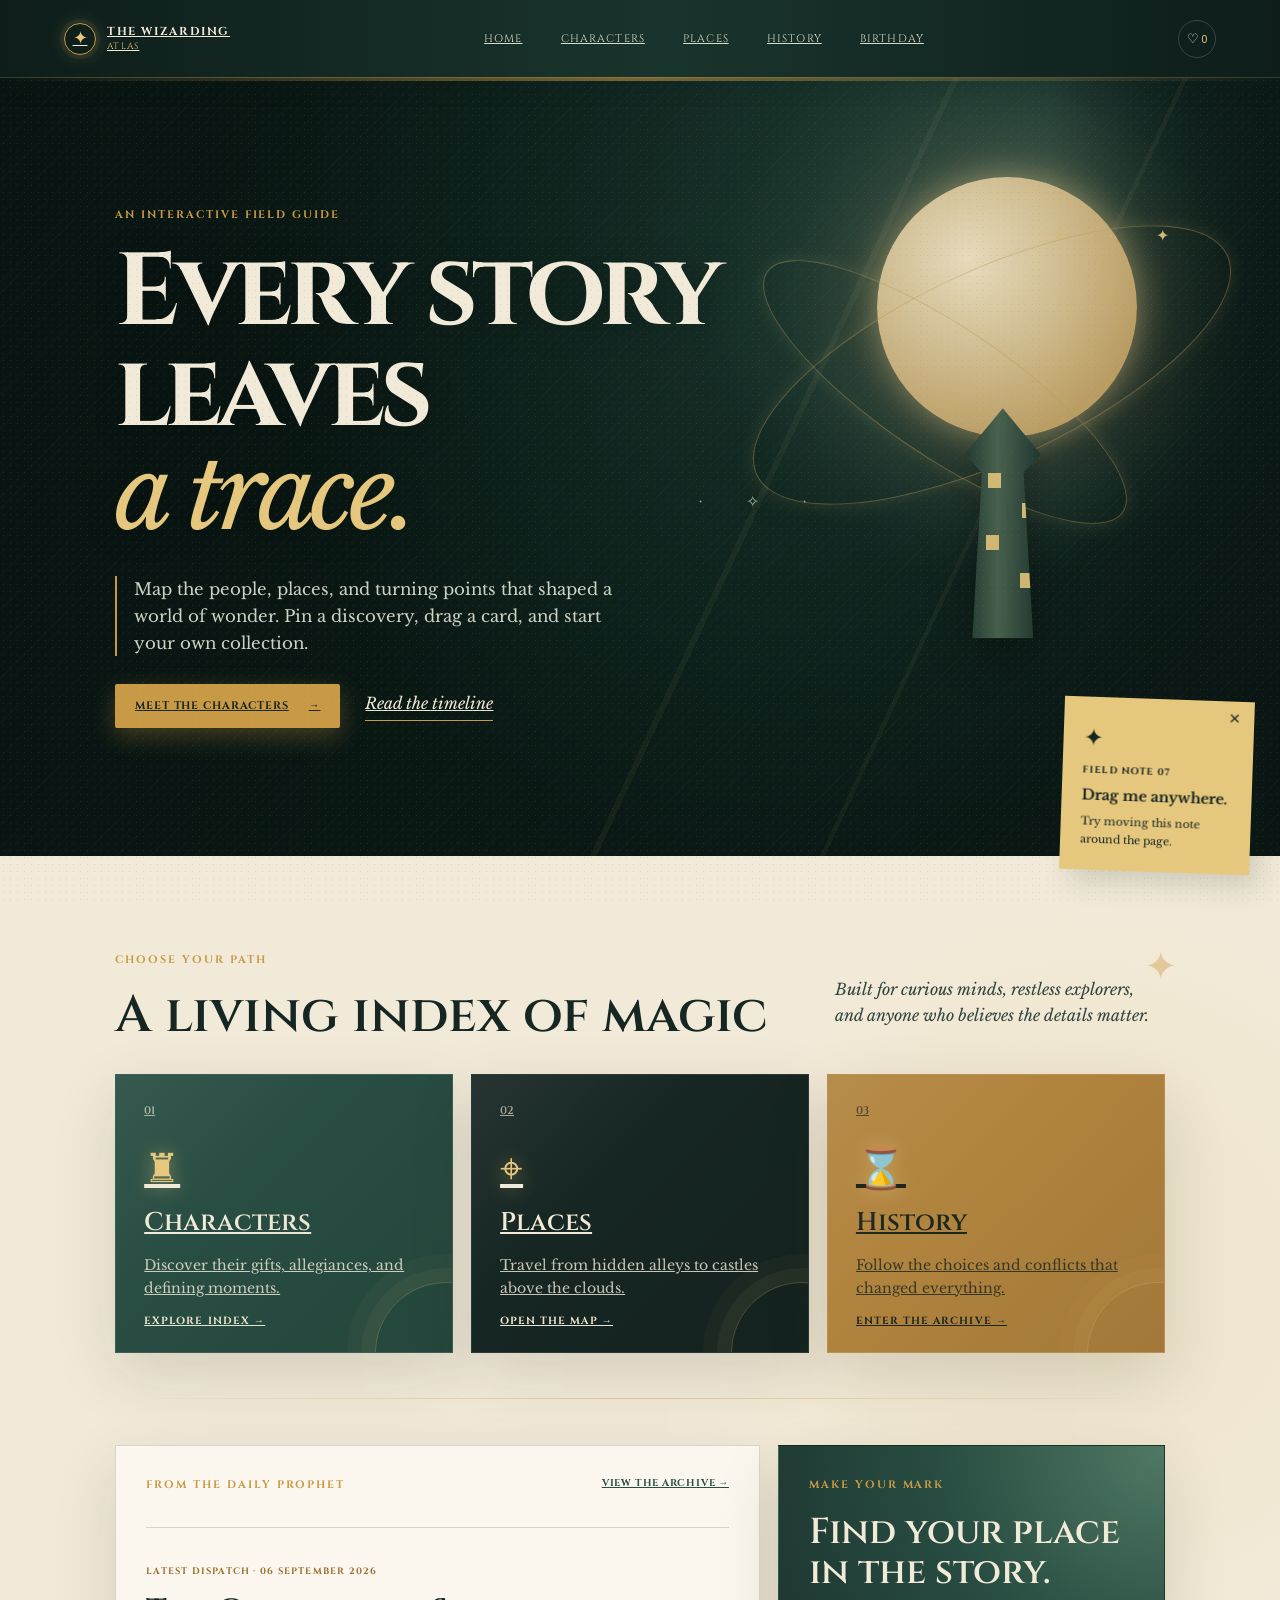
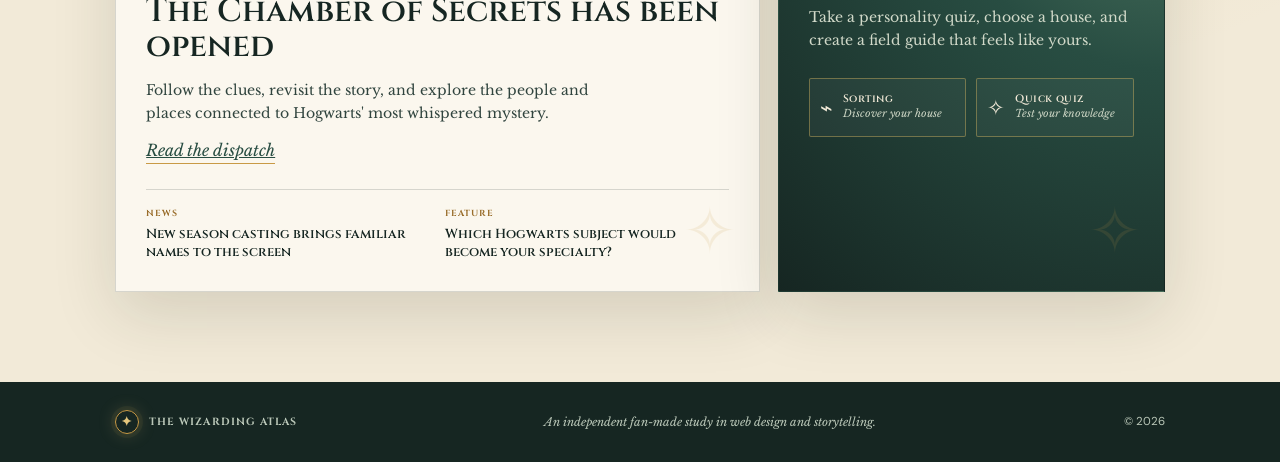
<file: index.html>
<!doctype html>
<html lang="en">
  <head>
    <meta charset="utf-8" />
    <meta name="viewport" content="width=device-width, initial-scale=1" />
    <meta name="description" content="The Wizarding Atlas: discover characters, places, and turning points in a magical world." />
    <title>The Wizarding Atlas</title>
    <link rel="preconnect" href="https://fonts.googleapis.com" />
    <link rel="preconnect" href="https://fonts.gstatic.com" crossorigin />
    <link href="https://fonts.googleapis.com/css2?family=Cinzel:wght@500;600;700&family=DM+Sans:wght@400;500;600;700&family=Libre+Baskerville:ital,wght@0,400;0,700;1,400&display=swap" rel="stylesheet" />
    <link rel="stylesheet" href="style.css" />
  </head>
  <body>
    <div class="site-shell">
      <header class="site-header">
        <a class="brand" href="#home" aria-label="The Wizarding Atlas home">
          <span class="brand-crest" aria-hidden="true">✦</span>
          <span><strong>THE WIZARDING</strong><small>ATLAS</small></span>
        </a>
        <nav class="main-nav" id="mainNav" aria-label="Primary navigation">
          <a href="#home" data-page-link="home">Home</a>
          <a href="#characters" data-page-link="characters">Characters</a>
          <a href="#places" data-page-link="places">Places</a>
          <a href="#history" data-page-link="history">History</a>
          <a href="#birthday" data-page-link="birthday">Birthday</a>
        </nav>
        <div class="header-actions">
          <button class="icon-button" id="favoritesButton" type="button" aria-label="Show saved favorites">♡<span id="favoriteCount">0</span></button>
          <button class="menu-toggle" id="menuToggle" type="button" aria-label="Toggle navigation" aria-expanded="false">☰</button>
        </div>
      </header>

      <main>
        <section class="page-view active" data-page="home">
          <div class="hero">
            <div class="hero-copy">
              <p class="kicker">An interactive field guide</p>
              <h1>Every story leaves<br /><em>a trace.</em></h1>
              <p class="hero-intro">Map the people, places, and turning points that shaped a world of wonder. Pin a discovery, drag a card, and start your own collection.</p>
              <div class="hero-actions">
                <a class="button button-gold" href="#characters">Meet the characters <span>→</span></a>
                <a class="text-link" href="#history">Read the timeline</a>
              </div>
            </div>
            <div class="hero-art" aria-label="Illustration of a magical observatory">
              <div class="moon"></div><div class="orbital-ring ring-one"></div><div class="orbital-ring ring-two"></div>
              <div class="tower"><span></span><i></i><b></b></div>
              <div class="constellation constellation-one">✦　·　✦</div>
              <div class="constellation constellation-two">·　✧　·</div>
            </div>
          </div>
          <div class="section-heading">
            <div><p class="kicker">Choose your path</p><h2>A living index of magic</h2></div>
            <p>Built for curious minds, restless explorers, and anyone who believes the details matter.</p>
          </div>
          <div class="feature-grid">
            <a class="feature-card feature-card-green" href="#characters"><span class="feature-number">01</span><span class="feature-icon">♜</span><h3>Characters</h3><p>Discover their gifts, allegiances, and defining moments.</p><span class="card-arrow">Explore index →</span></a>
            <a class="feature-card feature-card-ink" href="#places"><span class="feature-number">02</span><span class="feature-icon">⌖</span><h3>Places</h3><p>Travel from hidden alleys to castles above the clouds.</p><span class="card-arrow">Open the map →</span></a>
            <a class="feature-card feature-card-gold" href="#history"><span class="feature-number">03</span><span class="feature-icon">⌛</span><h3>History</h3><p>Follow the choices and conflicts that changed everything.</p><span class="card-arrow">Enter the archive →</span></a>
          </div>
          <div class="home-split">
            <section class="news-panel">
              <div class="mini-heading"><p class="kicker">From the daily prophet</p><a href="#history">View the archive →</a></div>
              <article class="news-lead"><span class="news-date">LATEST DISPATCH · 06 SEPTEMBER 2026</span><h3>The Chamber of Secrets has been opened</h3><p>Follow the clues, revisit the story, and explore the people and places connected to Hogwarts' most whispered mystery.</p><a class="text-link dark-link" href="#places">Read the dispatch</a></article>
              <div class="news-list"><article><span>NEWS</span><strong>New season casting brings familiar names to the screen</strong></article><article><span>FEATURE</span><strong>Which Hogwarts subject would become your specialty?</strong></article></div>
            </section>
            <section class="activity-panel">
              <p class="kicker">Make your mark</p><h2>Find your place in the story.</h2><p>Take a personality quiz, choose a house, and create a field guide that feels like yours.</p>
              <div class="activity-row"><button class="activity-card" type="button" data-activity="sorting">⌁ <span>Sorting<br /><small>Discover your house</small></span></button><button class="activity-card" type="button" data-activity="quiz">✧ <span>Quick quiz<br /><small>Test your knowledge</small></span></button></div>
            </section>
          </div>
          <aside class="field-note draggable" data-draggable="true" aria-label="Movable field note">
            <button class="close-note" type="button" aria-label="Close field note">×</button>
            <span class="note-pin">✦</span><p>FIELD NOTE 07</p><strong>Drag me anywhere.</strong><small>Try moving this note around the page.</small>
          </aside>
        </section>

        <section class="page-view" data-page="characters">
          <div class="page-banner banner-characters"><p class="kicker">The people behind the legends</p><h1>Characters</h1><p>Browse by house, talent, or the kind of courage they carry.</p></div>
          <div class="toolbar"><label class="search-field"><span>⌕</span><input id="characterSearch" type="search" placeholder="Search the character index..." /></label><div class="filter-pills" id="characterFilters"><button class="pill active" data-filter="all">All</button><button class="pill" data-filter="gryffindor">Gryffindor</button><button class="pill" data-filter="slytherin">Slytherin</button><button class="pill" data-filter="ravenclaw">Ravenclaw</button><button class="pill" data-filter="hufflepuff">Hufflepuff</button></div></div>
          <div class="card-grid" id="characterGrid"></div>
        </section>

        <section class="page-view" data-page="places">
          <div class="page-banner banner-places"><p class="kicker">Beyond the brick wall</p><h1>Places</h1><p>Every location has a secret, a story, and a way in.</p></div>
          <div class="toolbar"><label class="search-field"><span>⌕</span><input id="placeSearch" type="search" placeholder="Search locations..." /></label><div class="filter-pills" id="placeFilters"><button class="pill active" data-filter="all">All places</button><button class="pill" data-filter="school">School</button><button class="pill" data-filter="village">Village</button><button class="pill" data-filter="wild">Wild places</button></div></div>
          <div class="card-grid place-grid" id="placeGrid"></div>
        </section>

        <section class="page-view" data-page="history">
          <div class="page-banner banner-history"><p class="kicker">The archive of turning points</p><h1>History</h1><p>Read the moments that made the present possible.</p></div>
          <div class="timeline" id="timeline"></div>
        </section>

        <section class="page-view" data-page="birthday">
          <div class="page-banner banner-birthday"><p class="kicker">For the love of my life</p><h1>Birthday</h1><p>Every day with you feels like a beautiful surprise, and today is just the beginning of a new chapter.</p></div>

          <div class="birthday-shell">
            <div class="birthday-hero-card romantic-card">
              <div class="birthday-content">
                <p class="kicker">My sweetest surprise</p>
                <h2>Happy Birthday, Monisha</h2>
                <p class="birthday-intro">Monisha, you make my world brighter, softer, and more beautiful — thank you for being my peace, my joy, and my favorite person.</p>
                <div class="birthday-meta">
                  <div><span class="meta-label">Date</span><strong>Tonight & forever</strong></div>
                  <div><span class="meta-label">Time</span><strong>All my love, always</strong></div>
                  <div><span class="meta-label">Venue</span><strong>In my heart + our memories</strong></div>
                </div>
                <div class="birthday-actions">
                  <a class="button button-gold" href="#home">Open my surprise</a>
                  <a class="text-link dark-link" href="#home">Back home</a>
                </div>
              </div>
              <div class="birthday-visual romantic-visual" aria-label="Decorative love illustration">
                <div class="cake-icon">🎂</div>
                <div class="sparkles">❤ ✨ ❤</div>
              </div>
            </div>

            <div class="info-grid" id="birthday-details">
              <article class="info-card"><span class="info-icon">💌</span><h3>My Message</h3><p>You are my favorite smile, my safest place, and the reason my heart feels full. I am so lucky to love you.</p></article>
              <article class="info-card"><span class="info-icon">📸</span><h3>Our Memories</h3><p>Every laugh, every late-night talk, every time you stayed close — all of it became beautiful memories I treasure.</p></article>
              <article class="info-card"><span class="info-icon">🌹</span><h3>My Wish</h3><p>I hope your birthday brings you endless happiness, warm hugs, and a life filled with all the love you deserve.</p></article>
              <article class="info-card"><span class="info-icon">🎁</span><h3>Gift</h3><p>My gift is simple: me, forever grateful for you, always choosing you, and always loving you with my whole heart.</p></article>
              <article class="info-card"><span class="info-icon">⭐</span><h3>Best Part</h3><p>Being able to call you mine and share this life with you is the greatest blessing I could ever ask for.</p></article>
              <article class="info-card"><span class="info-icon">💞</span><h3>Promise</h3><p>I promise to keep making you feel loved, seen, and special every single day of your life.</p></article>
            </div>

            <div class="birthday-footer romantic-footer">
              <div>
                <p class="kicker">Important details</p>
                <h3>What matters most</h3>
              </div>
              <ul>
                <li>Today is all about you — your smile, your happiness, and your heart.</li>
                <li>Please keep this surprise as our little secret, because I wanted to make your day extra special.</li>
                <li>My biggest wish is simple: see you happy, loved, and glowing the whole day long.</li>
              </ul>
            </div>
          </div>
        </section>
      </main>

      <footer class="site-footer"><div><span class="brand-crest">✦</span><strong>THE WIZARDING ATLAS</strong></div><p>An independent fan-made study in web design and storytelling.</p><span>© 2026</span></footer>
    </div>
    <dialog class="detail-modal" id="detailModal"><button class="modal-close" id="modalClose" type="button" aria-label="Close">×</button><div id="modalContent"></div></dialog>
    <div class="toast" id="toast" role="status"></div>
    <script>
      if (window.location.hash === "#home") {
        window.history.replaceState(null, "", "#birthday");
      }
    </script>
    <script src="script.js"></script>
  </body>
</html>
</file>
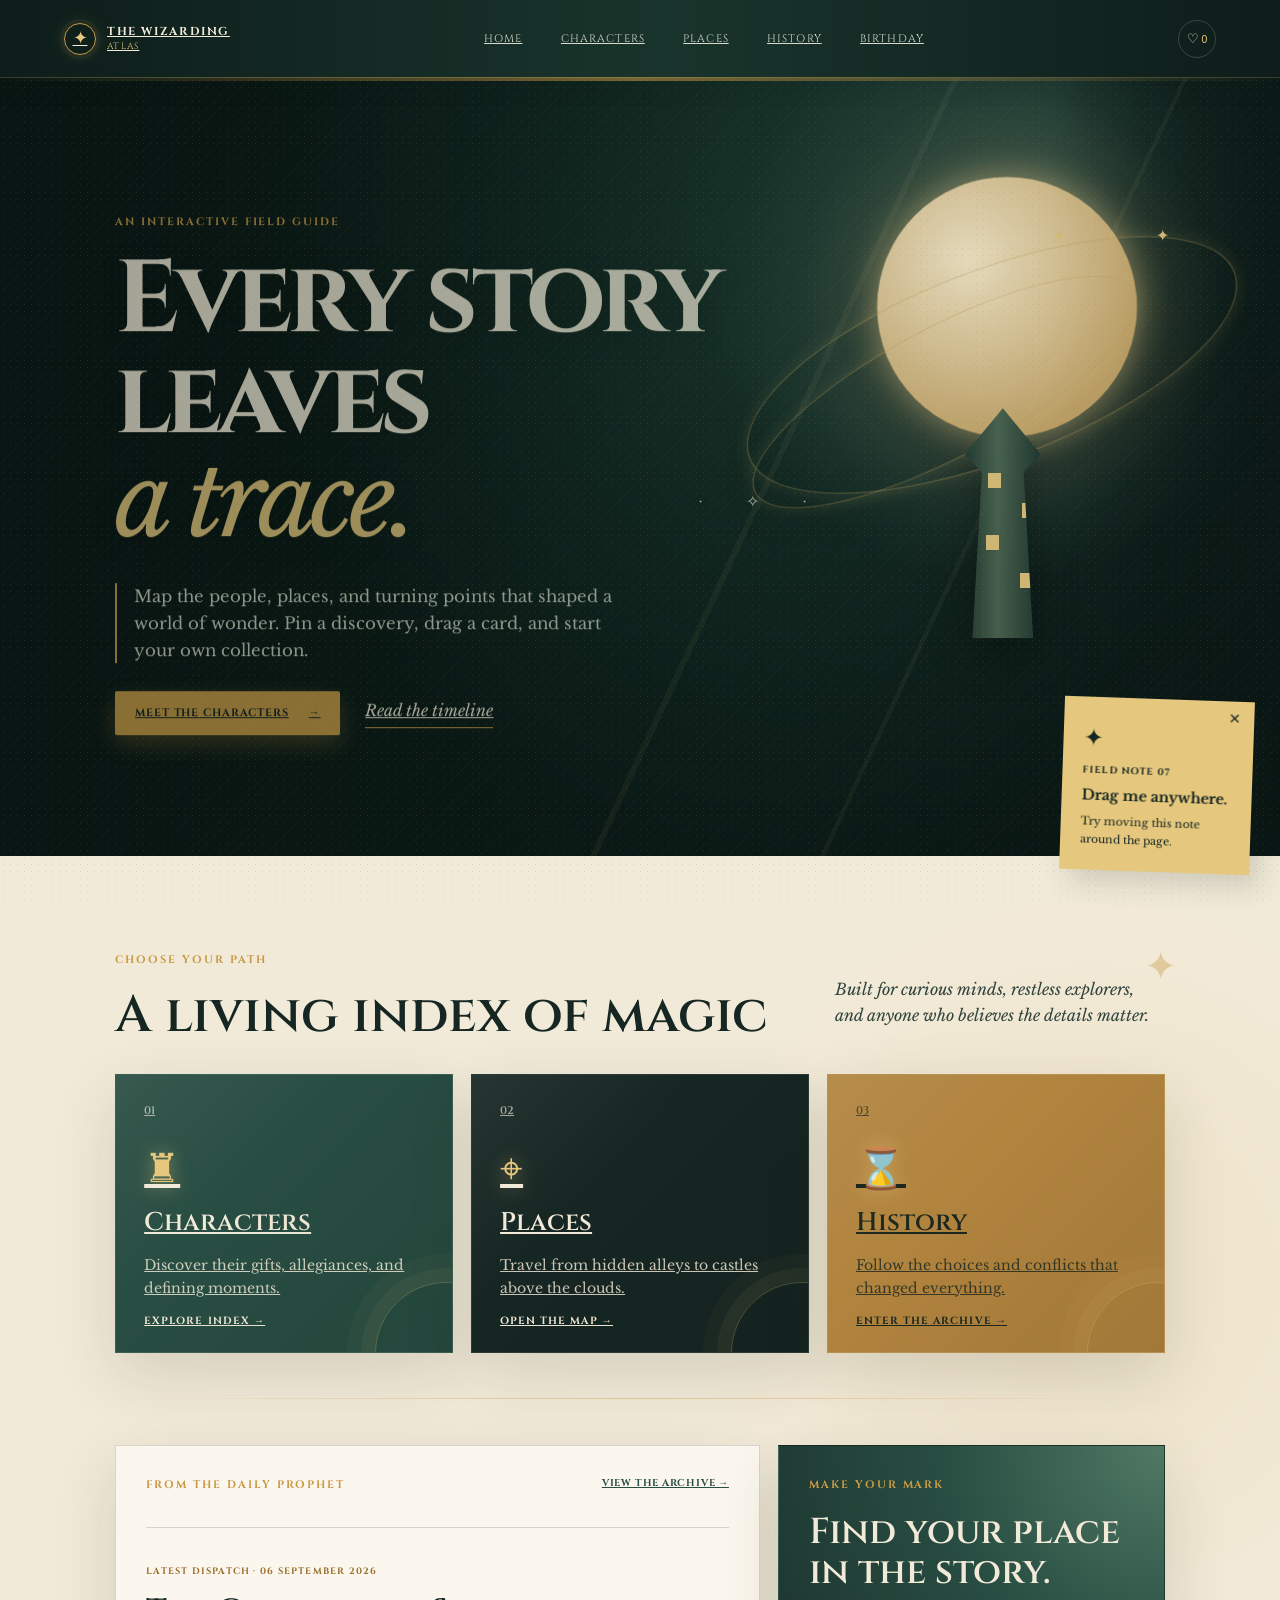
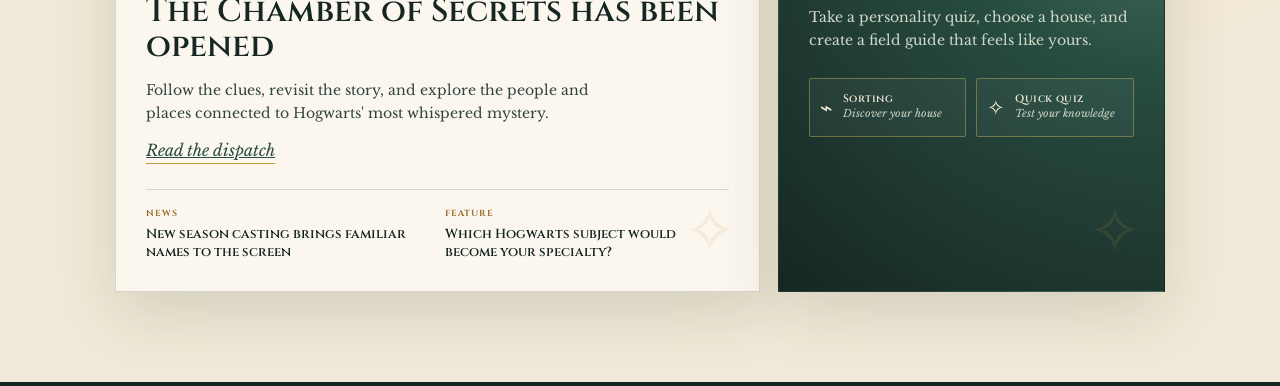
<file: birthday.html>
<!doctype html>
<html lang="en">
  <head>
    <meta charset="utf-8" />
    <meta name="viewport" content="width=device-width, initial-scale=1" />
    <meta http-equiv="refresh" content="0; url=index.html#birthday" />
    <title>Happy Birthday, Monisha</title>
  </head>
  <body>
    <p>Opening Monisha's birthday surprise...</p>
    <p><a href="index.html#birthday">Open the birthday surprise</a></p>
  </body>
</html>
</file>
<file: style.css>
:root{--ink:#162622;--ink-soft:#30443e;--cream:#f2ead8;--paper:#fbf7ee;--gold:#c99a45;--gold-light:#e5c77d;--green:#284d42;--line:rgba(22,38,34,.16);--shadow:0 22px 60px rgba(38,40,24,.14);--serif:"Libre Baskerville",Georgia,serif;--display:"Cinzel",Georgia,serif;--sans:"DM Sans",Arial,sans-serif}*{box-sizing:border-box}html{scroll-behavior:smooth}body{margin:0;background:var(--cream);color:var(--ink);font-family:var(--sans);line-height:1.6}body:before{content:"";position:fixed;inset:0;pointer-events:none;opacity:.2;background-image:radial-gradient(#987d4b .6px,transparent .7px);background-size:7px 7px;z-index:10}.site-shell{min-height:100vh;overflow:hidden}.site-header{height:78px;padding:0 clamp(20px,5vw,72px);display:flex;align-items:center;justify-content:space-between;background:var(--ink);color:var(--cream);position:sticky;top:0;z-index:20;box-shadow:0 5px 24px #10201c25}.brand{display:flex;align-items:center;gap:11px;color:inherit}.brand strong,.brand small{display:block;font-family:var(--display);letter-spacing:.14em;font-size:.72rem;line-height:1.2}.brand small{color:var(--gold-light);font-size:.57rem;margin-top:3px}.brand-crest{display:grid;place-items:center;width:32px;height:32px;border:1px solid var(--gold);border-radius:50%;color:var(--gold-light);font-size:1.1rem}.main-nav{display:flex;gap:clamp(18px,3vw,44px);font-family:var(--display);font-size:.68rem;letter-spacing:.1em;text-transform:uppercase}.main-nav a{color:#d7dccc;position:relative;padding:27px 0}.main-nav a:after{content:"";position:absolute;bottom:18px;left:0;width:0;height:2px;background:var(--gold-light);transition:width .25s}.main-nav a:hover,.main-nav a.active{color:#fff}.main-nav a:hover:after,.main-nav a.active:after{width:100%}.header-actions{display:flex;gap:11px}.icon-button,.menu-toggle{border:1px solid #ffffff2a;background:transparent;color:var(--cream);border-radius:50%;height:38px;min-width:38px;cursor:pointer}.icon-button span{font-size:.65rem;color:var(--gold-light);margin-left:3px}.menu-toggle{display:none;border-radius:8px;font-size:1.1rem}.page-view{display:none;max-width:1360px;margin:auto;padding-bottom:90px}.page-view.active{display:block}.hero{min-height:620px;padding:clamp(64px,10vw,132px) clamp(24px,9vw,130px);display:flex;align-items:center;background:var(--ink);color:var(--cream);position:relative;isolation:isolate}.hero:after{content:"";position:absolute;inset:0;background:linear-gradient(90deg,#162622 0%,#162622dd 43%,#16262245 75%,#162622 100%);z-index:-1}.hero-copy{max-width:630px;z-index:2}.kicker{font-family:var(--display);font-size:.68rem;letter-spacing:.18em;text-transform:uppercase;color:var(--gold);font-weight:700;margin:0 0 20px}.hero h1,.page-banner h1{font-family:var(--display);font-size:clamp(3rem,8vw,7.3rem);line-height:.98;letter-spacing:-.055em;margin:0}.hero h1 em{color:var(--gold-light);font-family:var(--serif);font-weight:400}.hero-intro{font-family:var(--serif);font-size:1.04rem;max-width:530px;color:#ced4c5;margin:28px 0}.hero-actions{display:flex;align-items:center;gap:25px}.button{display:inline-flex;gap:20px;align-items:center;padding:13px 20px;border-radius:2px;font-family:var(--display);font-size:.68rem;letter-spacing:.08em;text-transform:uppercase}.button-gold{background:var(--gold);color:var(--ink);font-weight:700}.button-gold:hover{background:var(--gold-light)}.text-link{color:var(--cream);font-family:var(--serif);font-style:italic;border-bottom:1px solid var(--gold);padding-bottom:3px}.hero-art{position:absolute;right:4%;top:8%;width:min(45vw,580px);height:520px;opacity:.9}.moon{position:absolute;width:260px;height:260px;border-radius:50%;right:16%;top:7%;background:radial-gradient(circle at 35% 32%,#f9eaca,#caa869 75%);box-shadow:0 0 80px #dfbd705e}.orbital-ring{position:absolute;border:1px solid #c8a15c72;border-radius:50%;transform:rotate(-25deg)}.ring-one{width:520px;height:190px;right:-4%;top:25%}.ring-two{width:430px;height:130px;right:12%;top:36%;transform:rotate(34deg)}.tower{position:absolute;bottom:22px;right:31%;width:95px;height:230px;background:linear-gradient(90deg,#152d28,#4d6652 45%,#152d28);clip-path:polygon(18% 100%,28% 28%,10% 20%,50% 0,90% 20%,72% 28%,82% 100%)}.tower:before{content:"";position:absolute;left:34%;top:28%;width:13px;height:15px;background:var(--gold-light);box-shadow:34px 30px var(--gold-light),-2px 62px var(--gold-light),32px 100px var(--gold-light)}.constellation{position:absolute;color:var(--gold-light);letter-spacing:14px}.constellation-one{right:8%;top:16%}.constellation-two{left:8%;bottom:28%;color:#b8c2af}.section-heading{display:flex;justify-content:space-between;gap:40px;padding:95px clamp(24px,9vw,130px) 30px}.section-heading h2{font:600 clamp(2rem,4vw,3.6rem)/1.1 var(--display);margin:0}.section-heading>p{max-width:330px;color:var(--ink-soft);font-family:var(--serif);font-style:italic;align-self:end}.feature-grid{display:grid;grid-template-columns:repeat(3,1fr);gap:18px;padding:0 clamp(24px,9vw,130px)}.feature-card{min-height:270px;padding:28px 28px 24px;color:var(--cream);display:flex;flex-direction:column;box-shadow:var(--shadow);transition:transform .25s,box-shadow .25s}.feature-card:hover{transform:translateY(-8px) rotate(-.4deg);box-shadow:0 30px 70px #26332930}.feature-card-green{background:var(--green)}.feature-card-ink{background:var(--ink)}.feature-card-gold{background:#b1843e;color:#1c271f}.feature-number{font:600 .7rem var(--display);opacity:.65}.feature-icon{font-size:2.5rem;color:var(--gold-light);margin:18px 0 5px}.feature-card-gold .feature-icon{color:var(--ink)}.feature-card h3{font:600 1.6rem var(--display);margin:0}.feature-card p{font-family:var(--serif);font-size:.88rem;opacity:.82;max-width:280px}.card-arrow{margin-top:auto;font:700 .65rem var(--display);letter-spacing:.1em;text-transform:uppercase}.field-note{position:fixed;right:28px;bottom:28px;width:190px;padding:22px 20px;background:#e5c77d;color:var(--ink);box-shadow:10px 12px 25px #192b2529;z-index:15;cursor:grab;transform:rotate(2deg)}.field-note:active{cursor:grabbing}.close-note{position:absolute;right:8px;top:5px;border:0;background:transparent;color:var(--ink);font-size:1.2rem;cursor:pointer}.note-pin{font-size:1.5rem}.field-note p{font:700 .6rem var(--display);letter-spacing:.12em;margin:7px 0}.field-note strong,.field-note small{display:block;font-family:var(--serif)}.field-note strong{font-size:.9rem}.field-note small{font-size:.68rem;margin-top:6px}.page-banner{padding:90px clamp(24px,9vw,130px) 72px;color:var(--cream);position:relative;overflow:hidden}.page-banner h1{font-size:clamp(3rem,7vw,6rem)}.page-banner>p:last-child{max-width:420px;font-family:var(--serif);color:#d0d7ca;margin-top:20px}.banner-characters{background:linear-gradient(100deg,#284d42,#162622)}.banner-places{background:linear-gradient(100deg,#243c44,#162b2f)}.banner-history{background:linear-gradient(100deg,#6f5229,#2f291e)}.banner-birthday{background:radial-gradient(circle at 80% 20%,#f7bfd0,#d66188 40%,#5f2140 100%)}.birthday-shell{padding:52px clamp(24px,9vw,130px) 0}.birthday-hero-card{display:grid;grid-template-columns:1.4fr .9fr;background:linear-gradient(135deg,#fffaf3,#f8e1ea);border:1px solid rgba(128,55,82,.15);box-shadow:var(--shadow);padding:28px 28px 10px}.birthday-content{padding:18px 12px 18px 10px}.birthday-content h2{font:600 clamp(2.2rem,5vw,4rem)/1.05 var(--display);margin:8px 0 16px;color:#5b1b35}.birthday-intro{font-family:var(--serif);font-size:1.02rem;color:#5d3c4b;max-width:540px}.birthday-meta{display:grid;grid-template-columns:repeat(3,minmax(120px,1fr));gap:16px;margin-top:28px}.meta-label{display:block;font:700 .6rem var(--display);letter-spacing:.12em;text-transform:uppercase;color:#a44362;margin-bottom:8px}.birthday-meta strong{display:block;font:600 1rem/1.4 var(--display);color:#4a1d31}.birthday-actions{display:flex;align-items:center;gap:20px;margin-top:28px}.birthday-visual{display:grid;place-items:center;background:radial-gradient(circle at 50% 30%,#ffe9b0,#f4c96f 40%,#df8e8c 100%);min-height:260px;position:relative}.cake-icon{font-size:7rem;filter:drop-shadow(0 15px 25px rgba(87,43,19,.28));position:relative;z-index:2}.sparkles{position:absolute;bottom:26px;left:50%;transform:translateX(-50%);font-size:1.4rem;color:#fffaf2;letter-spacing:10px}.info-grid{display:grid;grid-template-columns:repeat(3,minmax(220px,1fr));gap:18px;padding-top:42px}.info-card{background:var(--paper);border:1px solid rgba(128,55,82,.15);padding:24px 22px;box-shadow:0 8px 20px rgba(80,35,52,.06)}.info-icon{font-size:2rem;display:block;margin-bottom:12px}.info-card h3{font:600 1.2rem var(--display);margin:0 0 10px;color:#5b1b35}.info-card p{margin:0;font-family:var(--serif);color:#5d3c4b}.birthday-footer{margin:42px 0 70px;padding:28px 30px;background:linear-gradient(135deg,#f9efe8,#f8dfe9);border:1px solid rgba(96,71,58,.12);display:flex;justify-content:space-between;gap:28px;align-items:flex-start}.birthday-footer h3{font:600 clamp(1.5rem,3vw,2.2rem)/1.1 var(--display);margin:10px 0 0;color:#4a1d31}.birthday-footer ul{margin:0;padding-left:20px;color:#5d3c4b;font-family:var(--serif);line-height:1.9;max-width:620px}.romantic-card{background:linear-gradient(135deg,#fffaf3,#ffe7ef)}.romantic-visual{background:radial-gradient(circle at 50% 30%,#ffe6ba,#f7ca8c 38%,#f2919d 100%)}.romantic-footer{background:linear-gradient(135deg,#fff2f4,#fbe7e3)}.toolbar{display:flex;justify-content:space-between;gap:20px;align-items:center;padding:35px clamp(24px,9vw,130px) 24px;flex-wrap:wrap}.search-field{display:flex;align-items:center;gap:9px;border-bottom:1px solid var(--ink);padding:5px 0;min-width:260px}.search-field input{border:0;background:transparent;outline:0;font:italic .9rem var(--serif);color:var(--ink);width:100%}.filter-pills{display:flex;gap:7px;flex-wrap:wrap}.pill{border:1px solid var(--line);background:transparent;padding:8px 12px;border-radius:30px;font:600 .62rem var(--display);text-transform:uppercase;letter-spacing:.07em;color:var(--ink-soft);cursor:pointer}.pill.active,.pill:hover{background:var(--ink);color:var(--cream);border-color:var(--ink)}.card-grid{display:grid;grid-template-columns:repeat(3,1fr);gap:18px;padding:0 clamp(24px,9vw,130px)}.atlas-card{background:var(--paper);border:1px solid var(--line);box-shadow:0 9px 24px #2633290d;transition:transform .25s,box-shadow .25s;cursor:pointer;position:relative}.atlas-card:hover{transform:translateY(-6px);box-shadow:var(--shadow)}.card-portrait{height:205px;display:grid;place-items:center;font:600 4.5rem var(--display);color:var(--gold-light);background:linear-gradient(135deg,var(--green),var(--ink));position:relative}.card-portrait:after{content:"✦";position:absolute;right:15px;top:12px;color:#ffffff56;font-size:1.1rem}.atlas-card:nth-child(3n+2) .card-portrait{background:linear-gradient(135deg,#6c512b,#2a332d)}.atlas-card:nth-child(3n) .card-portrait{background:linear-gradient(135deg,#354d59,#1d2e32)}.card-body{padding:20px}.card-body h3{font:600 1.25rem var(--display);margin:0}.card-body p{font:italic .81rem var(--serif);color:var(--ink-soft);margin:7px 0 15px}.tag{font:700 .58rem var(--display);letter-spacing:.12em;text-transform:uppercase;color:var(--green);background:#dce6d4;padding:5px 7px;margin-right:5px}.save-card{position:absolute;right:13px;top:13px;border:0;background:#162622b8;color:var(--gold-light);border-radius:50%;width:30px;height:30px;cursor:pointer;font-size:1.1rem}.save-card.saved{background:var(--gold);color:var(--ink)}.place-grid .card-portrait{height:160px}.place-grid .card-portrait span{font-size:3.8rem}.timeline{max-width:850px;margin:35px auto;padding:0 24px;border-left:1px solid #987b4f}.timeline-item{position:relative;padding:0 0 48px 45px}.timeline-item:before{content:"";position:absolute;left:-7px;top:5px;width:13px;height:13px;border-radius:50%;background:var(--gold);border:3px solid var(--cream)}.timeline-year{font:700 .75rem var(--display);letter-spacing:.15em;color:#9a6e2c}.timeline-item h3{font:600 1.5rem var(--display);margin:8px 0}.timeline-item p{font-family:var(--serif);color:var(--ink-soft);max-width:620px}.detail-modal{width:min(620px,calc(100% - 32px));border:0;padding:0;background:var(--paper);color:var(--ink);box-shadow:var(--shadow)}.detail-modal::backdrop{background:#132620b8;backdrop-filter:blur(4px)}.modal-close{position:absolute;right:15px;top:10px;border:0;background:transparent;font-size:1.6rem;color:var(--cream);cursor:pointer;z-index:2}.modal-hero{background:var(--ink);color:var(--cream);padding:45px 35px 30px}.modal-hero h2{font:600 2.4rem var(--display);margin:4px 0}.modal-copy{padding:28px 35px 35px;font-family:var(--serif)}.modal-copy strong{font-family:var(--sans);font-size:.7rem;text-transform:uppercase;letter-spacing:.1em}.site-footer{padding:28px clamp(24px,9vw,130px);display:flex;justify-content:space-between;align-items:center;gap:18px;background:var(--ink);color:#bac7b8;font-size:.72rem}.site-footer>div{display:flex;align-items:center;gap:10px;font:600 .65rem var(--display);letter-spacing:.1em}.site-footer .brand-crest{width:24px;height:24px;font-size:.8rem}.site-footer p{margin:0;font-family:var(--serif);font-style:italic}.toast{position:fixed;left:50%;bottom:24px;transform:translate(-50%,20px);background:var(--ink);color:var(--cream);padding:11px 18px;border-radius:2px;font:600 .72rem var(--display);opacity:0;pointer-events:none;transition:.25s;z-index:30}.toast.show{opacity:1;transform:translate(-50%,0)}@media(max-width:800px){.main-nav{position:absolute;display:none;left:15px;right:15px;top:68px;padding:20px;background:var(--ink);flex-direction:column;gap:5px;box-shadow:var(--shadow)}.main-nav.open{display:flex}.main-nav a{padding:10px}.main-nav a:after{bottom:3px}.menu-toggle{display:block}.hero{min-height:680px}.hero-art{opacity:.34;width:100%;right:-20%;top:18%}.hero-copy{max-width:580px}.feature-grid,.card-grid{grid-template-columns:1fr 1fr}.section-heading{display:block}.section-heading>p{margin-top:20px}.field-note{right:16px;bottom:16px}}@media(max-width:560px){.feature-grid,.card-grid{grid-template-columns:1fr}.hero{padding-top:75px;align-items:flex-start}.hero h1{font-size:3.3rem}.hero-actions{align-items:flex-start;flex-direction:column;gap:17px}.section-heading{padding-top:65px}.toolbar{align-items:flex-start;flex-direction:column}.search-field{width:100%}.field-note{width:170px}.site-footer{align-items:flex-start;flex-direction:column}.birthday-shell{padding:36px 18px 0}.birthday-hero-card{grid-template-columns:1fr}.birthday-meta{grid-template-columns:1fr}.birthday-actions{flex-direction:column;align-items:flex-start}.info-grid{grid-template-columns:1fr}.birthday-footer{flex-direction:column}.birthday-footer ul{padding-left:18px}}@media(prefers-reduced-motion:reduce){*,*:before,*:after{scroll-behavior:auto!important;transition-duration:.01ms!important}}
.home-split{display:grid;grid-template-columns:1.25fr .75fr;gap:18px;padding:92px clamp(24px,9vw,130px) 0}.news-panel,.activity-panel{padding:30px;background:var(--paper);border:1px solid var(--line);box-shadow:var(--shadow)}.activity-panel{background:var(--green);color:var(--cream)}.mini-heading{display:flex;justify-content:space-between;align-items:start;border-bottom:1px solid var(--line);padding-bottom:14px}.mini-heading a{font:700 .62rem var(--display);color:var(--green);text-transform:uppercase;letter-spacing:.08em}.news-lead{padding:28px 0 25px}.news-date{font:700 .58rem var(--display);letter-spacing:.13em;color:#9a6e2c}.news-lead h3{font:600 clamp(1.4rem,2.5vw,2.15rem)/1.12 var(--display);margin:12px 0}.news-lead p,.activity-panel>p:not(.kicker){font-family:var(--serif);font-size:.88rem;color:var(--ink-soft);max-width:480px}.dark-link{color:var(--green)}.news-list{display:grid;grid-template-columns:1fr 1fr;gap:14px;border-top:1px solid var(--line);padding-top:17px}.news-list article{display:grid;gap:7px}.news-list span{font:700 .55rem var(--display);letter-spacing:.12em;color:#9a6e2c}.news-list strong{font:600 .82rem var(--display);line-height:1.35}.activity-panel h2{font:600 clamp(1.5rem,3vw,2.25rem)/1.1 var(--display);margin:0}.activity-panel>p:not(.kicker){color:#d1d9c9}.activity-row{display:grid;grid-template-columns:1fr 1fr;gap:10px;margin-top:27px}.activity-card{display:flex;align-items:center;gap:10px;padding:14px 10px;border:1px solid #d2b15f70;background:#ffffff0a;color:var(--cream);text-align:left;cursor:pointer;font-size:1.3rem}.activity-card:hover{background:#ffffff17}.activity-card span{font:600 .67rem/1.3 var(--display);letter-spacing:.04em}.activity-card small{font:italic .66rem var(--serif);letter-spacing:0;color:#cbd4c3}@media(max-width:800px){.home-split{grid-template-columns:1fr;padding-top:65px}}@media(max-width:560px){.news-list{grid-template-columns:1fr}.activity-row{grid-template-columns:1fr}}

/* Atmosphere layer: turns the atlas into a richer editorial experience. */
body{background:radial-gradient(circle at 14% 18%,#fff8e91c 0 8%,transparent 25%),radial-gradient(circle at 85% 62%,#d1a64d14 0 6%,transparent 23%),var(--cream)}
body:after{content:"✦  ·  ✧  ·  ✦  ·  ✧  ·  ✦  ·  ✧";position:fixed;inset:0;pointer-events:none;color:#c99a4538;font-size:13px;letter-spacing:34px;line-height:74px;overflow:hidden;z-index:11;mask-image:linear-gradient(90deg,transparent,#000 22%,#000 78%,transparent);animation:starfield 28s linear infinite}
.site-header{background:linear-gradient(90deg,#0e1d1a,#19342c 52%,#0e1d1a);border-bottom:1px solid #e5c77d30}
.site-header:after{content:"";position:absolute;left:0;right:0;bottom:-4px;height:4px;background:linear-gradient(90deg,transparent,var(--gold),transparent);opacity:.55}
.brand-crest{box-shadow:0 0 0 4px #c99a4512,0 0 18px #e5c77d38;animation:crestPulse 4s ease-in-out infinite}
.hero{min-height:670px;background:radial-gradient(circle at 78% 28%,#496a5e 0 2%,transparent 25%),linear-gradient(120deg,#0e1d1a,#1b3a30 48%,#0c1816)}
.hero:before{content:"";position:absolute;inset:0;background:linear-gradient(115deg,transparent 0 58%,#e5c77d0d 58% 58.4%,transparent 58.4% 72%,#e5c77d0d 72% 72.3%,transparent 72.3%),repeating-linear-gradient(135deg,#ffffff03 0 1px,transparent 1px 8px);mix-blend-mode:screen;pointer-events:none}
.hero:after{background:radial-gradient(circle at 70% 18%,transparent 0 18%,#06110eb0 62%),linear-gradient(90deg,#0e1d1a 0%,#10251fbb 44%,#0e1d1a20 82%,#0e1d1a 100%)}
.hero-copy{animation:heroIn .9s cubic-bezier(.2,.75,.25,1) both}
.hero h1{text-shadow:0 5px 30px #0000004d}
.hero-intro{border-left:2px solid var(--gold);padding-left:17px}
.button-gold{box-shadow:0 8px 24px #c99a4550;position:relative;overflow:hidden}.button-gold:after{content:"";position:absolute;inset:0;transform:translateX(-110%);background:linear-gradient(90deg,transparent,#fff8 45%,transparent 70%);transition:transform .55s}.button-gold:hover:after{transform:translateX(110%)}
.hero-art{filter:drop-shadow(0 16px 25px #0006)}.moon{box-shadow:0 0 35px #f5db9a88,0 0 110px #dfbd7040;animation:moonFloat 7s ease-in-out infinite}.ring-one,.ring-two{box-shadow:0 0 18px #e5c77d24;animation:ringSpin 18s linear infinite}.ring-two{animation-direction:reverse;animation-duration:24s}.tower{filter:drop-shadow(0 0 12px #e5c77d40)}
.section-heading{position:relative}.section-heading:after{content:"✦";position:absolute;right:8%;top:78px;color:var(--gold);font-size:2.5rem;opacity:.4}
.feature-grid{perspective:900px}.feature-card{position:relative;overflow:hidden;border:1px solid #ffffff18}.feature-card:before{content:"";position:absolute;inset:0;background:linear-gradient(135deg,#ffffff12,transparent 38%,#00000017);pointer-events:none}.feature-card:after{content:"";position:absolute;width:140px;height:140px;border-radius:50%;right:-65px;bottom:-72px;border:1px solid #e5c77d44;box-shadow:0 0 0 14px #e5c77d0c,0 0 0 28px #e5c77d08}.feature-card:hover{transform:translateY(-10px) rotateX(2deg) rotateY(-2deg)}.feature-icon{filter:drop-shadow(0 0 9px #e5c77d70)}
.home-split{position:relative}.home-split:before{content:"";position:absolute;left:8%;right:8%;top:45px;height:1px;background:linear-gradient(90deg,transparent,var(--gold),transparent);opacity:.45}.news-panel,.activity-panel{position:relative;overflow:hidden}.news-panel:after,.activity-panel:after{content:"✧";position:absolute;right:22px;bottom:8px;color:var(--gold);font-size:4rem;opacity:.12}.news-lead h3{max-width:580px}.news-list article{transition:transform .2s}.news-list article:hover{transform:translateX(6px)}
.activity-panel{background:radial-gradient(circle at 100% 0,#507964,#284d42 38%,#162622 100%);box-shadow:var(--shadow)}.activity-card{border-radius:2px;transition:transform .2s,background .2s,box-shadow .2s}.activity-card:hover{transform:translateY(-4px);box-shadow:0 10px 20px #07151055}
.page-banner{min-height:330px;display:flex;flex-direction:column;justify-content:end}.page-banner:before{content:"✦  ✧  ✦";position:absolute;right:8%;top:26%;font-size:3rem;letter-spacing:28px;color:#e5c77d55;transform:rotate(-12deg)}.page-banner:after{content:"";position:absolute;inset:0;background:linear-gradient(120deg,transparent 30%,#e5c77d0a 30.2% 30.5%,transparent 30.7% 61%,#e5c77d08 61.2% 61.4%,transparent 61.6%);pointer-events:none}
.banner-characters{background:radial-gradient(circle at 80% 20%,#6a956d,#284d42 42%,#12221e 100%)}.banner-places{background:radial-gradient(circle at 80% 20%,#668a96,#243c44 42%,#142629 100%)}.banner-history{background:radial-gradient(circle at 80% 20%,#b08342,#6f5229 42%,#2f291e 100%)}
.toolbar{background:#fff9ee80;border-bottom:1px solid var(--line)}.search-field{background:#fffaf04d;padding:10px 13px;border:1px solid var(--line);border-radius:3px;box-shadow:inset 0 1px #fff}.pill{transition:transform .2s,background .2s}.pill:hover{transform:translateY(-2px)}
.atlas-card{overflow:hidden}.atlas-card:after{content:"VIEW ENTRY  →";position:absolute;left:20px;bottom:15px;font:700 .54rem var(--display);letter-spacing:.1em;color:var(--gold);opacity:0;transform:translateY(5px);transition:.25s}.atlas-card:hover:after{opacity:1;transform:translateY(0)}.card-portrait{background:radial-gradient(circle at 50% 35%,#769780,#284d42 38%,#10211c 100%);height:220px}.card-portrait:before{content:"";position:absolute;inset:15px;border:1px solid #e5c77d40;border-radius:50%;transform:rotate(25deg)}.atlas-card:nth-child(3n+2) .card-portrait{background:radial-gradient(circle at 50% 35%,#b48b50,#6c512b 40%,#29271e 100%)}.atlas-card:nth-child(3n) .card-portrait{background:radial-gradient(circle at 50% 35%,#7698a2,#354d59 40%,#18272b 100%)}.card-portrait span{filter:drop-shadow(0 0 12px #e5c77d70);z-index:1}.card-body{min-height:165px;padding:22px}.save-card{transition:transform .2s;background:#10211dcc;z-index:2}.save-card:hover{transform:scale(1.12)}.tag{border-radius:2px}
.timeline{position:relative}.timeline:after{content:"";position:absolute;top:0;bottom:0;left:-1px;width:3px;background:linear-gradient(var(--gold),transparent);opacity:.45}.timeline-item{transition:transform .25s}.timeline-item:hover{transform:translateX(6px)}.timeline-item:before{box-shadow:0 0 0 5px #c99a4520,0 0 15px #c99a4588}
.detail-modal{border:1px solid #c99a4570}.modal-hero{background:radial-gradient(circle at 100% 0,#4c725c,#162622 60%)}.modal-hero h2{color:#f4dfaa}
@keyframes starfield{from{transform:translateY(-20px)}to{transform:translateY(20px)}}@keyframes crestPulse{0%,100%{box-shadow:0 0 0 4px #c99a4512,0 0 18px #e5c77d20}50%{box-shadow:0 0 0 4px #c99a4522,0 0 25px #e5c77d50}}@keyframes heroIn{from{opacity:0;transform:translateY(22px)}to{opacity:1;transform:none}}@keyframes moonFloat{50%{transform:translateY(-10px) scale(1.02)}}@keyframes ringSpin{from{transform:rotate(-25deg)}to{transform:rotate(335deg)}}
@media(max-width:800px){.hero{min-height:680px}.page-banner{min-height:290px}.page-banner:before{right:-10%;font-size:2rem}.home-split{padding-top:65px}}
@media(prefers-reduced-motion:reduce){body:after,.brand-crest,.hero-copy,.moon,.ring-one,.ring-two{animation:none}}
</file>
